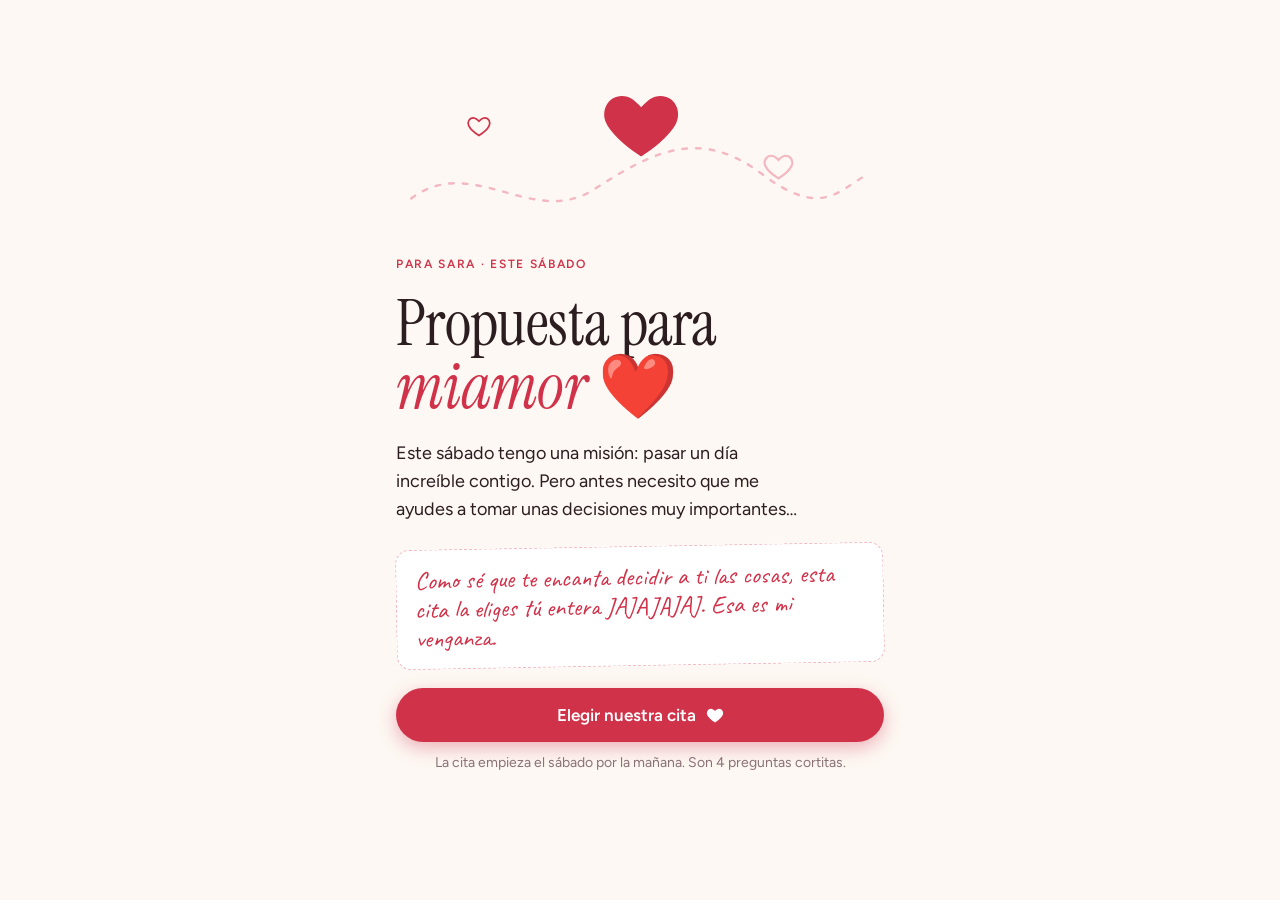
<file: propuesta-miamor/index.html>
<!doctype html>
<html lang="es">
<head>
<meta charset="utf-8">
<meta name="viewport" content="width=device-width,initial-scale=1,viewport-fit=cover">
<!-- Copia independiente de propuesta.html (para abrir sin claude.ai, p. ej. en GitHub Pages). Aquí no hay base de datos: las respuestas llegan por WhatsApp o copiando el resumen. -->
<style>body{margin:0}</style>
</head>
<body>
<title>Propuesta para miamor</title>
<meta name="claude:viewport-fit-sides" content="cover">
<link rel="preconnect" href="https://fonts.googleapis.com">
<link rel="preconnect" href="https://fonts.gstatic.com" crossorigin>
<link rel="stylesheet" href="https://fonts.googleapis.com/css2?family=Instrument+Serif:ital@0;1&family=Figtree:wght@400;500;600;700&family=Caveat:wght@500;700&display=swap">
<style>
/* Layout: una sola columna estrecha, como una tarjeta de invitación que se va rellenando a mano; tinta roja sobre papel crema */
:root {
  --paper: #fdf8f3;
  --card: #ffffff;
  --ink: #2b1d20;
  --muted: #8a7176;
  --line: #eadfd9;
  --red: #d0324a;
  --red-soft: #fbe4e7;
  --pink: #f4b8c2;
  --shadow: 0 1px 2px rgba(80, 30, 40, .06), 0 8px 24px rgba(80, 30, 40, .07);
  --f-display: "Instrument Serif", "Iowan Old Style", Georgia, serif;
  --f-body: "Figtree", system-ui, -apple-system, "Segoe UI", sans-serif;
  --f-hand: "Caveat", "Bradley Hand", "Segoe Print", cursive;
}
@media (prefers-color-scheme: dark) {
  :root:not([data-theme="light"]) {
    --paper: #1c1416; --card: #261b1e; --ink: #f6ebe9; --muted: #b59ca1; --line: #3d2d31;
    --red: #ff6b80; --red-soft: #45242b; --pink: #7a3a47;
    --shadow: 0 1px 2px rgba(0,0,0,.3), 0 8px 24px rgba(0,0,0,.35);
    color-scheme: dark;
  }
}
:root[data-theme="dark"] {
  --paper: #1c1416; --card: #261b1e; --ink: #f6ebe9; --muted: #b59ca1; --line: #3d2d31;
  --red: #ff6b80; --red-soft: #45242b; --pink: #7a3a47;
  --shadow: 0 1px 2px rgba(0,0,0,.3), 0 8px 24px rgba(0,0,0,.35);
  color-scheme: dark;
}

* { box-sizing: border-box; }
[hidden] { display: none !important; }
html, body { min-height: 100%; }
body {
  background: var(--paper);
  color: var(--ink);
  font-family: var(--f-body);
  font-size: 16px;
  line-height: 1.55;
  -webkit-font-smoothing: antialiased;
}
.wrap {
  max-width: 520px;
  margin: 0 auto;
  padding-left: max(16px, env(safe-area-inset-left, 0px));
  padding-right: max(16px, env(safe-area-inset-right, 0px));
  padding-block: 20px 48px;
}

/* cabecera: progreso con corazones */
.top { display: flex; align-items: center; justify-content: space-between; gap: 12px; min-height: 40px; }
.back {
  font: 500 15px var(--f-body); color: var(--muted); background: none; border: 0; padding: 8px 4px; cursor: pointer;
  border-radius: 8px;
}
.back:hover { color: var(--red); }
.hearts { display: flex; gap: 6px; }
.hearts span { width: 14px; height: 14px; display: block; color: var(--line); transition: color .3s, transform .3s; }
.hearts span.on { color: var(--red); transform: scale(1.1); }
.hearts svg { width: 100%; height: 100%; display: block; }

/* pantallas */
.screen { display: flex; flex-direction: column; gap: 22px; padding-top: 12px; }
.screen.enter { animation: rise .45s cubic-bezier(.2,.8,.2,1) both; }
@keyframes rise { from { opacity: 0; transform: translateY(14px); } to { opacity: 1; transform: none; } }

h1, h2 { font-family: var(--f-display); font-weight: 400; letter-spacing: -.01em; text-wrap: balance; margin: 0; }
h1 { font-size: clamp(44px, 12vw, 64px); line-height: .98; }
h1 em, h2 em { color: var(--red); }
h2 { font-size: clamp(30px, 8vw, 38px); line-height: 1.08; }
p { margin: 0; }
.eyebrow { font: 600 12px var(--f-body); letter-spacing: .14em; text-transform: uppercase; color: var(--red); }
.lead { font-size: 18px; color: var(--ink); max-width: 34ch; }
.hand { font-family: var(--f-hand); font-size: 25px; line-height: 1.15; color: var(--red); }
.note { font-size: 14px; color: var(--muted); }

/* portada */
.cover-art { width: 100%; max-width: 100%; height: auto; display: block; color: var(--red); }
.cover-art .soft { color: var(--pink); }
.revenge {
  background: var(--card); border: 1px dashed var(--pink); border-radius: 14px; padding: 16px 18px;
  transform: rotate(-1deg);
}

/* botones */
.btn {
  appearance: none; border: 0; cursor: pointer;
  font: 600 17px var(--f-body);
  padding: 17px 22px; border-radius: 999px;
  background: var(--red); color: #fff;
  display: inline-flex; align-items: center; justify-content: center; gap: 10px;
  transition: transform .15s ease, box-shadow .2s ease, opacity .2s;
  box-shadow: 0 6px 18px color-mix(in srgb, var(--red) 35%, transparent);
  width: 100%;
}
.btn:hover { transform: translateY(-1px); }
.btn:active { transform: scale(.97); }
.btn:disabled { opacity: .35; cursor: not-allowed; transform: none; box-shadow: none; }
.btn.ghost { background: transparent; color: var(--ink); border: 1.5px solid var(--line); box-shadow: none; }
.btn.ghost:hover { border-color: var(--red); color: var(--red); }
.btn.small { font-size: 15px; padding: 13px 18px; }
.link { background: none; border: 0; color: var(--muted); font: 500 15px var(--f-body); text-decoration: underline; text-underline-offset: 3px; cursor: pointer; padding: 8px; }
.link:hover { color: var(--red); }
:focus-visible { outline: 2.5px solid var(--red); outline-offset: 3px; }
.actions { display: flex; flex-direction: column; gap: 10px; align-items: center; }

/* tarjetas de opción */
.options { display: grid; gap: 12px; grid-template-columns: 1fr; }
.options.three { grid-template-columns: 1fr; }
.opt {
  appearance: none; text-align: left; cursor: pointer; width: 100%;
  font: inherit; color: inherit;
  display: grid; grid-template-columns: 76px 1fr 26px; align-items: center; gap: 14px;
  background: var(--card); border: 1.5px solid var(--line); border-radius: 18px;
  padding: 14px 16px 14px 12px;
  box-shadow: var(--shadow);
  transition: border-color .2s, transform .15s, background .2s;
}
.opt:hover { border-color: var(--pink); transform: translateY(-1px); }
.opt:active { transform: scale(.98); }
.opt .art { width: 76px; height: 64px; border-radius: 12px; background: var(--red-soft); color: var(--red); display: grid; place-items: center; }
.opt .art svg { width: 58px; height: 46px; }
.opt .txt { min-width: 0; display: flex; flex-direction: column; gap: 2px; }
.opt .t { font-weight: 600; font-size: 17px; line-height: 1.25; }
.opt .d { font-size: 14px; color: var(--muted); line-height: 1.4; }
.opt .tick {
  width: 26px; height: 26px; border-radius: 50%; border: 1.5px solid var(--line);
  display: grid; place-items: center; color: transparent; transition: all .25s;
}
.opt.multi .tick { border-radius: 8px; }
.opt[aria-pressed="true"] { border-color: var(--red); background: color-mix(in srgb, var(--red-soft) 45%, var(--card)); }
.opt[aria-pressed="true"] .tick { background: var(--red); border-color: var(--red); color: #fff; animation: pop .35s ease; }
@keyframes pop { 0% { transform: scale(.6); } 60% { transform: scale(1.18); } 100% { transform: scale(1); } }

/* cargando */
.calc { display: flex; flex-direction: column; align-items: center; gap: 18px; padding-block: 80px; text-align: center; }
.beat { width: 64px; height: 64px; color: var(--red); animation: beat 1s ease-in-out infinite; }
@keyframes beat { 0%,100% { transform: scale(1); } 15% { transform: scale(1.18); } 30% { transform: scale(1); } 45% { transform: scale(1.12); } }

/* itinerario */
.story { font-family: var(--f-display); font-style: italic; font-size: 22px; line-height: 1.35; }
.timeline { list-style: none; margin: 0; padding: 0; display: flex; flex-direction: column; }
.moment { display: grid; grid-template-columns: 44px 1fr; gap: 14px; position: relative; padding-bottom: 22px; }
.moment::before { content: ""; position: absolute; left: 21px; top: 44px; bottom: 0; width: 1.5px; background: repeating-linear-gradient(to bottom, var(--pink) 0 5px, transparent 5px 10px); }
.moment:last-child::before { display: none; }
.moment .dot { width: 44px; height: 44px; border-radius: 50%; background: var(--red-soft); color: var(--red); display: grid; place-items: center; }
.moment .dot svg { width: 30px; height: 24px; }
.moment .body { min-width: 0; padding-top: 2px; display: flex; flex-direction: column; gap: 4px; }
.moment .when { font: 600 12px var(--f-body); letter-spacing: .12em; text-transform: uppercase; color: var(--red); display: flex; gap: 8px; flex-wrap: wrap; align-items: baseline; }
.moment .when small { font-weight: 500; letter-spacing: .02em; text-transform: none; color: var(--muted); font-size: 13px; font-variant-numeric: tabular-nums; }
.moment h3 { font: 600 18px/1.3 var(--f-body); margin: 0; }
.moment p { color: var(--ink); opacity: .86; font-size: 15.5px; }
.moment.show { animation: rise .5s cubic-bezier(.2,.8,.2,1) both; }
.closing { text-align: center; font-family: var(--f-hand); font-size: 30px; color: var(--red); line-height: 1.15; padding-block: 6px; }

/* confirmado */
.status {
  border-radius: 14px; padding: 14px 16px; font-size: 15px; display: flex; gap: 10px; align-items: flex-start;
  background: var(--card); border: 1.5px solid var(--line);
}
.status.ok { border-color: var(--red); }
.summary {
  width: 100%; min-height: 220px; resize: vertical; font: 14px/1.5 ui-monospace, "SF Mono", Menlo, monospace;
  background: var(--card); color: var(--ink); border: 1.5px solid var(--line); border-radius: 14px; padding: 14px;
}
.row2 { display: grid; grid-template-columns: 1fr 1fr; gap: 10px; width: 100%; }
a.btn { text-decoration: none; }
.toast {
  position: fixed; left: 50%; bottom: calc(24px + env(safe-area-inset-bottom, 0px)); transform: translateX(-50%) translateY(20px);
  background: var(--ink); color: var(--paper); padding: 10px 18px; border-radius: 999px; font-size: 14px; font-weight: 600;
  opacity: 0; transition: all .3s; pointer-events: none; z-index: 20;
}
.toast.on { opacity: 1; transform: translateX(-50%) translateY(0); }

/* panel del propietario */
.inbox { border-top: 1px dashed var(--line); margin-top: 30px; padding-top: 22px; display: flex; flex-direction: column; gap: 12px; }
.inbox h4 { margin: 0; font: 600 13px var(--f-body); letter-spacing: .12em; text-transform: uppercase; color: var(--muted); }
.entry { background: var(--card); border: 1.5px solid var(--line); border-radius: 14px; padding: 14px; font-size: 14px; display: flex; flex-direction: column; gap: 6px; }
.entry pre { margin: 0; white-space: pre-wrap; word-break: break-word; font: 13px/1.5 ui-monospace, Menlo, monospace; color: var(--muted); }
.pill { align-self: flex-start; font: 600 12px var(--f-body); padding: 3px 10px; border-radius: 999px; background: var(--red-soft); color: var(--red); }

.confetti { position: fixed; inset: 0; pointer-events: none; z-index: 15; overflow: hidden; }
.confetti span { position: absolute; top: -30px; color: var(--red); animation: fall linear forwards; }
@keyframes fall { to { transform: translateY(110vh) rotate(260deg); opacity: .2; } }

@media (min-width: 560px) {
  .wrap { padding-block: 40px 64px; }
}
@media (prefers-reduced-motion: reduce) {
  *, *::before, *::after { animation-duration: .01ms !important; animation-iteration-count: 1 !important; transition-duration: .01ms !important; }
}
</style>

<div class="wrap">
  <div class="top" id="top" hidden>
    <button class="back" id="back" type="button">← Atrás</button>
    <div class="hearts" id="hearts" aria-hidden="true"></div>
  </div>
  <main id="app"></main>
  <section class="inbox" id="inbox" hidden>
    <h4>Respuestas recibidas (solo lo ves tú)</h4>
    <div id="inboxList" class="note">Aún no ha llegado nada.</div>
  </section>
</div>
<div class="toast" id="toast" role="status" aria-live="polite"></div>

<script>
(() => {
  // ——— Ilustraciones (línea fina, tinta roja) ———
  const S = (inner, vb = "0 0 64 48") =>
    `<svg viewBox="${vb}" fill="none" stroke="currentColor" stroke-width="2" stroke-linecap="round" stroke-linejoin="round" aria-hidden="true">${inner}</svg>`;
  const HEART_PATH = "M12 21s-7.5-4.6-9.6-9.2C.9 8.6 2.9 4.5 6.7 4.5c2.2 0 3.6 1.2 5.3 3.1 1.7-1.9 3.1-3.1 5.3-3.1 3.8 0 5.8 4.1 4.3 7.3C19.5 16.4 12 21 12 21z";
  const heart = (fill = true) => `<svg viewBox="0 0 24 24" aria-hidden="true"><path d="${HEART_PATH}" fill="${fill ? "currentColor" : "none"}" stroke="currentColor" stroke-width="1.6"/></svg>`;
  const ART = {
    cama: S(`<path d="M6 38V18"/><path d="M58 38V28"/><path d="M6 30h52"/><path d="M6 38h52"/><rect x="10" y="22" width="12" height="8" rx="3"/><path d="M28 30v-6h16v6"/><path d="M33 24c0-3 2-3 2-6M39 24c0-3 2-3 2-6"/><path d="M46 14h12v9H46z"/><path d="M52 23v3"/>`),
    fuera: S(`<path d="M14 22h24v8a10 10 0 0 1-10 10h-4a10 10 0 0 1-10-10z"/><path d="M38 25h3a4 4 0 0 1 0 8h-4"/><path d="M8 42h36"/><path d="M22 16c0-3 2-3 2-6M30 16c0-3 2-3 2-6"/><path d="M46 38c2-8 12-8 14 0-4 2-10 2-14 0z"/><path d="M50 36l2-4M55 36l-1-4"/>`),
    playa: S(`<circle cx="50" cy="12" r="5"/><path d="M4 36c5-4 9-4 14 0s9 4 14 0 9-4 14 0 9 4 14 0"/><path d="M4 43c5-4 9-4 14 0s9 4 14 0 9-4 14 0 9 4 14 0"/><path d="M24 34L16 10"/><path d="M4 16c8-8 20-10 26-4z"/>`),
    casa: S(`<path d="M10 36V24a4 4 0 0 1 4-4h36a4 4 0 0 1 4 4v12"/><path d="M6 28a4 4 0 0 1 8 0v10h36V28a4 4 0 0 1 8 0v12H6z"/><path d="M14 40v4M50 40v4"/><path d="M32 16s-6-3.6-6-7.2C26 6.4 28.6 5 30.2 6c.9.5 1.5 1.3 1.8 2 .3-.7.9-1.5 1.8-2 1.6-1 4.2.4 4.2 2.8 0 3.6-6 7.2-6 7.2z"/>`),
    pasta: S(`<ellipse cx="30" cy="32" rx="24" ry="9"/><path d="M14 30c4-8 28-8 32 0"/><path d="M20 28c3 2 6-2 9 0s6-2 9 0 4 0 5 1"/><path d="M22 24c2-3 6 1 8-2s6 1 8-1"/><path d="M52 6l-8 22M56 8l-8 22M54 7l-8 22"/>`),
    burger: S(`<path d="M12 22a20 12 0 0 1 40 0z"/><path d="M10 26h44"/><path d="M10 30c4 3 8-3 12 0s8-3 12 0 8-3 12 0 6-2 8 0"/><path d="M12 34h40v2a6 6 0 0 1-6 6H18a6 6 0 0 1-6-6z"/><path d="M24 15l1 1M32 13l1 1M40 15l1 1"/>`),
    italiano: S(`<path d="M10 12l42 10L24 44z"/><path d="M10 12c3-4 40 5 42 10"/><circle cx="26" cy="22" r="3"/><circle cx="34" cy="28" r="2.5"/><circle cx="25" cy="33" r="2.5"/>`),
    paseo: S(`<path d="M16 40c-4 0-5-5-4-10s3-8 6-8 4 4 3 9-2 9-5 9z"/><path d="M14 44h5"/><path d="M42 30c-4 0-5-5-4-10s3-8 6-8 4 4 3 9-2 9-5 9z"/><path d="M40 34h5"/><path d="M28 44c4-4 8-2 10-8" stroke-dasharray="2 4"/>`),
    fotos: S(`<rect x="8" y="14" width="48" height="28" rx="5"/><path d="M22 14l3-5h14l3 5"/><circle cx="32" cy="28" r="8"/><path d="M48 20h2"/>`),
    sorpresa: S(`<rect x="12" y="22" width="40" height="20" rx="2"/><path d="M8 16h48v6H8z"/><path d="M32 16v26"/><path d="M32 16c-4-8-14-8-12-2 1 3 8 2 12 2zM32 16c4-8 14-8 12-2-1 3-8 2-12 2z"/>`),
    siesta: S(`<path d="M36 10a14 14 0 1 0 14 20 12 12 0 0 1-14-20z"/><path d="M46 8h6l-6 7h6"/>`),
  };
  const CHECK = `<svg viewBox="0 0 16 16" width="14" height="14" fill="none" stroke="currentColor" stroke-width="2.4" stroke-linecap="round" stroke-linejoin="round"><path d="M3.5 8.5l3 3 6-7"/></svg>`;

  // ——— Contenido ———
  const STEPS = [
    {
      key: "manana", eyebrow: "Paso 1 · Plan inicial",
      q: "Primero, ¿qué plan te llama más para empezar la mañana, <em>mibaby</em>?",
      hand: "Aquí empieza todo…",
      options: [
        { id: "cama", t: "Desayuno y serie en la cama", d: "Lo preparo todo yo, mi preciosa. O juntos, si te apetece más." },
        { id: "fuera", t: "Desayunar fuera", d: "Ir a desayunar a un sitio chuli los dos juntos." },
      ],
    },
    {
      key: "mediodia", eyebrow: "Paso 2 · Plan principal",
      q: "Vale, el plan de la mañana está en tus manos. <em>Ahora viene lo importante…</em>",
      hand: "¿Y qué hacemos el resto de la mañana, cariño?",
      options: [
        { id: "playa", t: "Ir a la playa", d: "Con pareooooo. Obligatorio." },
        { id: "casa", t: "Vaguear en casa", d: "Vagueamos y hacemos una comida chuli juntos." },
      ],
    },
    {
      key: "comida", eyebrow: "Paso 3 · Comida",
      q: "Pregunta seria: ¿qué <em>comemos</em>?",
      hand: "Piénsalo bien, que esto es sagrado",
      options: [
        { id: "pasta", t: "Pasta buena", d: "Cocinada por mí. Con amor y bastante queso." },
        { id: "burger", t: "Hamburgueseríaaa", d: "Hamburguesa de las que se comen con las dos manos." },
        { id: "italiano", t: "Italiano", d: "Pizza, pasta, tiramisú… lo que te pida el cuerpo." },
      ],
    },
    {
      key: "extras", multi: true, eyebrow: "Paso 4 · Post (opcional)",
      q: "¿Algún extra para la tarde, <em>tempranito</em>?",
      hand: "Puedes elegir varios, o ninguno",
      options: [
        { id: "paseo", t: "Un paseo juntos", d: "Para bajar la comida y estar un rato más tú y yo." },
        { id: "fotos", t: "Hacernos fotos bonitas", d: "Tú posas, yo intento estar a la altura." },
        { id: "sorpresa", t: "Sorpresa", d: "Elige tú, que confío en ti." },
      ],
    },
  ];
  const LABEL = {};
  STEPS.forEach(s => s.options.forEach(o => (LABEL[o.id] = o.t)));
  LABEL.burger = "Hamburguesería";

  // ——— Estado ———
  const state = { screen: "cover", step: 0, manana: null, mediodia: null, comida: null, extras: [], estado: null };
  try { Object.assign(state, JSON.parse(localStorage.getItem("miamor-draft") || "{}"), { screen: "cover", step: 0, estado: null }); } catch (e) {}
  const persist = () => { try { localStorage.setItem("miamor-draft", JSON.stringify({ manana: state.manana, mediodia: state.mediodia, comida: state.comida, extras: state.extras })); } catch (e) {} };

  const app = document.getElementById("app");
  const top = document.getElementById("top");
  const hearts = document.getElementById("hearts");
  const toastEl = document.getElementById("toast");
  const toast = (msg) => { toastEl.textContent = msg; toastEl.classList.add("on"); clearTimeout(toast.t); toast.t = setTimeout(() => toastEl.classList.remove("on"), 2200); };

  // ——— Itinerario ———
  function buildPlan(s) {
    const { manana: m, mediodia: d, comida: c, extras: x } = s;
    const sale = c !== "pasta";
    const stories = {
      "playa-burger": "Mañana de mar y sal, y luego una hamburguesa de las buenas. El sábado perfecto para acabar con arena hasta en los bolsillos y la tripa feliz.",
      "playa-pasta": "Playa por la mañana y de vuelta a casa: mientras te duchas, yo me pongo con la pasta. Tú solo tienes que llegar con hambre.",
      "playa-italiano": "Sol, pareo y después un italiano. Un sábado con un poquito de vacaciones en Italia sin coger ningún avión.",
      "casa-pasta": "Un sábado de los nuestros: casa, manta, nada de prisa y una pasta buena hecha por mí, contigo de pinche si te apetece.",
      "casa-burger": "Mañana de vagueo absoluto en casa y, cuando apriete el hambre, salimos a por una hamburguesa como dios manda.",
      "casa-italiano": "Mañana tranquilita en casa, sin alarmas ni prisas, y para comer nos vamos a un italiano a darnos un homenaje.",
    };
    const moments = [];
    moments.push(m === "cama"
      ? { when: "Plan inicial", time: "por la mañana, hacia las 10", art: "cama", title: "Desayuno y serie en la cama",
          text: "Te despierto con el desayuno ya preparado (o lo hacemos juntos, como prefieras). Elegimos serie, manta por encima y ninguna prisa." }
      : { when: "Plan inicial", time: "por la mañana, hacia las 10", art: "fuera", title: "Desayuno en un sitio chuli",
          text: "Nos arreglamos lo justo y salimos a desayunar juntos. Café, algo rico y tú decidiendo qué pedimos, como debe ser." });

    if (d === "playa") {
      moments.push({ when: "Plan principal", time: "hacia las 12", art: "playa", title: "Playa (con pareooo)",
        text: (m === "cama" ? "Del sofá a la arena: nada como un poco de mar para espabilarnos. " : "Del desayuno directos a la arena. ")
          + "Sol, agua, tú con tu pareo y yo peleándome con la toalla para que no se la lleve el viento." });
    } else {
      moments.push({ when: "Plan principal", time: "hacia las 12", art: "casa", title: "Vagueo oficial en casa",
        text: "Sofá, música y otro capítulo, sin culpa ninguna. "
          + (c === "pasta" ? "Cuando nos entre el hambre nos metemos en la cocina: yo cocino, tú supervisas (y robas algo de la olla)."
                           : "Cuando apriete el hambre nos vestimos y salimos a comer.") });
    }

    const comer = {
      pasta: { title: "Pasta buena hecha por mí", text: d === "playa"
        ? "Volvemos a casa con el pelo salado, te duchas tranquila y cuando sales ya huele a pasta. Mesa puesta y comer juntos sin mirar el reloj."
        : "Comemos la pasta que hemos estado preparando. Mesa bonita, buena música y repetir plato está permitido." },
      burger: { title: "Hamburgueseríaaa", text: d === "playa"
        ? "De la playa a por una hamburguesa buena, de esas que se comen con las dos manos. Patatas para compartir (las últimas son tuyas)."
        : "Por fin salimos de casa, rumbo a la hamburguesería. Hamburguesa buena, patatas para compartir y las últimas son tuyas." },
      italiano: { title: "Comida en un italiano", text: d === "playa"
        ? "De la playa a un italiano: pizza o pasta, lo que te pida el cuerpo, y un postre a medias aunque digas que no quieres."
        : "Nos ponemos guapos y nos vamos a un italiano. Pizza o pasta, lo que te pida el cuerpo, y un postre a medias aunque digas que no quieres." },
    }[c];
    moments.push({ when: "Comida", time: "sobre las 14:00–14:30", art: c, ...comer });

    let postExtra = "";
    if (x.length) {
      const bits = {
        paseo: "un paseo juntos para despertarnos del todo",
        fotos: "fotos bonitas por el camino (tú posas, yo intento estar a la altura)",
        sorpresa: "una sorpresa que elijo yo, porque confías en mí",
      };
      const list = x.map(k => bits[k]);
      const joined = list.length > 1 ? list.slice(0, -1).join(", ") + " y " + list.at(-1) : list[0];
      postExtra = " Y cuando nos despertemos: " + joined + ".";
    }
    moments.push({ when: "Post", time: "por la tarde, tempranito", art: "siesta",
      title: "Siesta o presiesta" + (x.length ? " + " + x.map(k => LABEL[k].toLowerCase()).join(" + ") : ""),
      text: (sale ? "Volvemos a casa, persianas a media altura y " : "Recogemos lo justo (o lo dejamos para luego) y ")
        + "siesta. O presiesta, que es más de abrazarse que de dormir. Tú decides cuál toca." + postExtra });
    return { story: (m === "cama" ? "Empezamos sin salir de la cama. " : "Empezamos saliendo a desayunar. ") + stories[`${d}-${c}`], moments };
  }

  function summaryText(s, estado) {
    const plan = buildPlan(s);
    const lines = [
      "Propuesta para miamor ❤️",
      "Estado: " + (estado === "confirmada" ? "¡Cita confirmada! ✅" : "Quiere cambiar algo ✏️"),
      "",
      "Plan inicial: " + LABEL[s.manana],
      "Plan principal: " + LABEL[s.mediodia],
      "Comida: " + LABEL[s.comida],
      "Post: siesta o presiesta" + (s.extras.length ? " + " + s.extras.map(k => LABEL[k]).join(", ") : ""),
      "",
      "Nuestro sábado ideal:",
      ...plan.moments.map(mo => `• ${mo.when} (${mo.time}): ${mo.title}`),
      "",
      "Lo importante no es el plan, sino que sea contigo.",
    ];
    return lines.join("\n");
  }

  // ——— Envío real (db del artefacto), si está disponible ———
  let dbP = null;
  const getDb = () => (dbP ||= (window.claude?.use ? window.claude.use("db").catch(() => null) : Promise.resolve(null)));
  async function send(estado) {
    const db = await getDb();
    if (!db) return false;
    const plan = buildPlan(state);
    try {
      await db.collection("respuestas").add({
        estado,
        manana: LABEL[state.manana],
        mediodia: LABEL[state.mediodia],
        comida: LABEL[state.comida],
        extras: state.extras.map(k => LABEL[k]),
        itinerario: plan.moments.map(mo => `${mo.when} (${mo.time}): ${mo.title}. ${mo.text}`),
        resumen: summaryText(state, estado),
        enviadoEn: new Date().toISOString(),
      });
      return true;
    } catch (e) { return false; }
  }

  // ——— Render ———
  function setTop(show, stepIdx) {
    top.hidden = !show;
    hearts.innerHTML = STEPS.map((_, i) => `<span class="${i <= stepIdx ? "on" : ""}">${heart()}</span>`).join("");
  }
  function mount(html) {
    app.innerHTML = `<section class="screen enter">${html}</section>`;
    window.scrollTo({ top: 0, behavior: "instant" in window ? "instant" : "auto" });
  }

  function renderCover() {
    setTop(false, -1);
    mount(`
      <svg class="cover-art" viewBox="0 0 320 120" aria-hidden="true">
        <g fill="none" stroke="currentColor" stroke-width="1.6" stroke-linecap="round">
          <path class="soft" stroke="var(--pink)" d="M10 96c40-30 80 20 120-6s70-40 110-10 50 10 70 0" stroke-dasharray="3 6"/>
          <g transform="translate(132 18) scale(2.4)"><path d="${HEART_PATH}" fill="currentColor" stroke="none"/></g>
          <g transform="translate(240 64) scale(.9)" stroke="var(--pink)"><path d="${HEART_PATH}"/></g>
          <g transform="translate(46 40) scale(.7)"><path d="${HEART_PATH}"/></g>
        </g>
      </svg>
      <p class="eyebrow">Para Sara · este sábado</p>
      <h1>Propuesta para <em>miamor</em> ❤️</h1>
      <p class="lead">Este sábado tengo una misión: pasar un día increíble contigo. Pero antes necesito que me ayudes a tomar unas decisiones muy importantes…</p>
      <div class="revenge"><p class="hand">Como sé que te encanta decidir a ti las cosas, esta cita la eliges tú entera JAJAJAJAJ. Esa es mi venganza.</p></div>
      <div class="actions">
        <button class="btn" id="start" type="button">Elegir nuestra cita ${heart()}</button>
        <p class="note">La cita empieza el sábado por la mañana. Son 4 preguntas cortitas.</p>
      </div>`);
    app.querySelector("#start svg").style.cssText = "width:18px;height:18px";
    app.querySelector("#start").onclick = () => go("step", 0);
  }

  function renderStep(i) {
    const s = STEPS[i];
    setTop(true, i);
    const val = state[s.key];
    const isSel = (id) => (s.multi ? val.includes(id) : val === id);
    const last = i === STEPS.length - 1;
    mount(`
      <div style="display:flex;flex-direction:column;gap:10px">
        <p class="eyebrow">${s.eyebrow}</p>
        <h2>${s.q}</h2>
        <p class="hand">${s.hand}</p>
      </div>
      <div class="options" role="${s.multi ? "group" : "radiogroup"}">
        ${s.options.map(o => `
          <button type="button" class="opt ${s.multi ? "multi" : ""}" data-id="${o.id}" aria-pressed="${isSel(o.id)}">
            <span class="art">${ART[o.id]}</span>
            <span class="txt"><span class="t">${o.t}</span><span class="d">${o.d}</span></span>
            <span class="tick">${CHECK}</span>
          </button>`).join("")}
      </div>
      <div class="actions">
        ${last
          ? `<button class="btn" id="next" type="button">Descubrir nuestra cita</button>
             <button class="link" id="skip" type="button">Saltar, sin extras</button>`
          : `<button class="btn" id="next" type="button" ${val ? "" : "disabled"}>Siguiente</button>`}
      </div>`);

    app.querySelectorAll(".opt").forEach(btn => {
      btn.onclick = () => {
        const id = btn.dataset.id;
        if (s.multi) {
          state.extras = state.extras.includes(id) ? state.extras.filter(k => k !== id) : [...state.extras, id];
          btn.setAttribute("aria-pressed", state.extras.includes(id));
          persist();
          return;
        }
        state[s.key] = id;
        persist();
        app.querySelectorAll(".opt").forEach(b => b.setAttribute("aria-pressed", b === btn));
        app.querySelector("#next").disabled = false;
        clearTimeout(renderStep.t);
        renderStep.t = setTimeout(() => go("step", i + 1), 520);
      };
    });
    app.querySelector("#next").onclick = () => (last ? go("calc") : go("step", i + 1));
    const skip = app.querySelector("#skip");
    if (skip) skip.onclick = () => { state.extras = []; persist(); go("calc"); };
  }

  function renderCalc() {
    setTop(false, -1);
    mount(`<div class="calc"><div class="beat">${heart()}</div><p class="hand">Calculando nuestro sábado ideal…</p></div>`);
    setTimeout(() => go("result"), 1500);
  }

  function renderResult() {
    setTop(true, STEPS.length - 1);
    const plan = buildPlan(state);
    mount(`
      <div style="display:flex;flex-direction:column;gap:10px">
        <p class="eyebrow">El veredicto</p>
        <h2>Nuestro sábado ideal ❤️</h2>
      </div>
      <p class="story">${plan.story}</p>
      <ol class="timeline">
        ${plan.moments.map((mo, k) => `
          <li class="moment show" style="animation-delay:${120 + k * 140}ms">
            <span class="dot">${ART[mo.art]}</span>
            <div class="body">
              <span class="when">${mo.when} <small>${mo.time}</small></span>
              <h3>${mo.title}</h3>
              <p>${mo.text}</p>
            </div>
          </li>`).join("")}
      </ol>
      <p class="note">Las horas son orientativas: el sábado manda el sofá, no el reloj.</p>
      <p class="closing">Lo importante no es el plan, sino que sea contigo.</p>
      <div class="actions">
        <button class="btn" id="yes" type="button">Confirmo nuestra cita ❤️</button>
        <button class="btn ghost" id="change" type="button">Quiero cambiar algo</button>
      </div>`);
    app.querySelector("#yes").onclick = async (e) => {
      e.currentTarget.disabled = true;
      state.estado = "confirmada";
      const ok = await send("confirmada");
      go("done", ok);
    };
    app.querySelector("#change").onclick = () => {
      send("quiere cambiar algo");
      toast("Vale, cambia lo que quieras");
      go("step", 0);
    };
  }

  function renderDone(sent) {
    setTop(false, -1);
    const text = summaryText(state, "confirmada");
    const wa = "https://wa.me/?text=" + encodeURIComponent(text);
    mount(`
      <div style="display:flex;flex-direction:column;gap:10px;text-align:center;align-items:center">
        <div class="beat" style="width:56px;height:56px">${heart()}</div>
        <h2>¡Cita <em>confirmada</em>!</h2>
        <p class="hand">Nos vemos el sábado por la mañana, mi preciosa</p>
      </div>
      ${sent
        ? `<div class="status ok">${CHECK.replace('width="14" height="14"', 'width="20" height="20" style="color:var(--red);flex:none"')}<span>Tus respuestas ya me han llegado. Si quieres, mándamelas también por WhatsApp.</span></div>`
        : `<div class="status"><span>Último paso: mándame el resumen por WhatsApp para que me llegue tu decisión.</span></div>`}
      <div class="actions">
        <a class="btn" id="wa" href="${wa}" target="_blank" rel="noopener">Mandármelo por WhatsApp</a>
        <div class="row2">
          <button class="btn ghost small" id="copy" type="button">Copiar resumen</button>
          <button class="btn ghost small" id="edit" type="button">Cambiar algo</button>
        </div>
      </div>
      <label class="note" for="summary">Resumen de la cita (por si acaso):</label>
      <textarea class="summary" id="summary" readonly>${text}</textarea>`);
    app.querySelector("#copy").onclick = async () => {
      const ta = app.querySelector("#summary");
      try { await navigator.clipboard.writeText(ta.value); toast("Copiado ❤️"); }
      catch (e) { ta.focus(); ta.select(); toast("Selecciona y copia el texto"); }
    };
    app.querySelector("#edit").onclick = () => { send("quiere cambiar algo"); go("step", 0); };
    confetti();
  }

  function confetti() {
    if (matchMedia("(prefers-reduced-motion: reduce)").matches) return;
    const box = document.createElement("div");
    box.className = "confetti";
    for (let i = 0; i < 26; i++) {
      const s = document.createElement("span");
      const size = 10 + Math.random() * 16;
      s.style.cssText = `left:${Math.random() * 100}%;width:${size}px;height:${size}px;animation-duration:${2.2 + Math.random() * 2}s;animation-delay:${Math.random() * .6}s;opacity:${.5 + Math.random() * .5}`;
      s.innerHTML = heart();
      box.appendChild(s);
    }
    document.body.appendChild(box);
    setTimeout(() => box.remove(), 5000);
  }

  function go(screen, arg) {
    state.screen = screen;
    if (screen === "step") {
      // no saltarse pasos obligatorios sin responder
      let i = arg;
      while (i > 0 && !STEPS[i - 1].multi && !state[STEPS[i - 1].key]) i--;
      state.step = i;
      return renderStep(i);
    }
    if (screen === "cover") return renderCover();
    if (screen === "calc") return renderCalc();
    if (screen === "result") return renderResult();
    if (screen === "done") return renderDone(arg);
  }
  document.getElementById("back").onclick = () => {
    if (state.screen === "step") return state.step === 0 ? go("cover") : go("step", state.step - 1);
    if (state.screen === "result") return go("step", STEPS.length - 1);
    go("cover");
  };

  go("cover");

  // ——— Bandeja del propietario: ve lo que ha elegido Sara ———
  (async () => {
    if (!window.claude?.use) return;
    const user = await window.claude.use("user");
    if (!(await user?.isOwner?.())) return;
    const db = await getDb();
    if (!db) return;
    const inbox = document.getElementById("inbox");
    const list = document.getElementById("inboxList");
    inbox.hidden = false;
    db.collection("respuestas").orderBy("enviadoEn", "desc").limit(20).onSnapshot(snap => {
      if (snap.empty) { list.className = "note"; list.textContent = "Aún no ha llegado nada."; return; }
      list.className = "";
      list.style.cssText = "display:flex;flex-direction:column;gap:10px";
      list.replaceChildren(...snap.docs.map(doc => {
        const r = doc.data();
        const el = document.createElement("div");
        el.className = "entry";
        const pill = document.createElement("span");
        pill.className = "pill";
        pill.textContent = r.estado === "confirmada" ? "Confirmada ❤️" : "Quiere cambiar algo";
        const when = document.createElement("span");
        when.className = "note";
        when.textContent = new Date(r.enviadoEn).toLocaleString("es-ES", { dateStyle: "medium", timeStyle: "short" });
        const pre = document.createElement("pre");
        pre.textContent = r.resumen;
        el.append(pill, when, pre);
        return el;
      }));
    }, () => { list.textContent = "No se han podido cargar las respuestas."; });
  })();
})();
</script>

</body>
</html>
</file>
